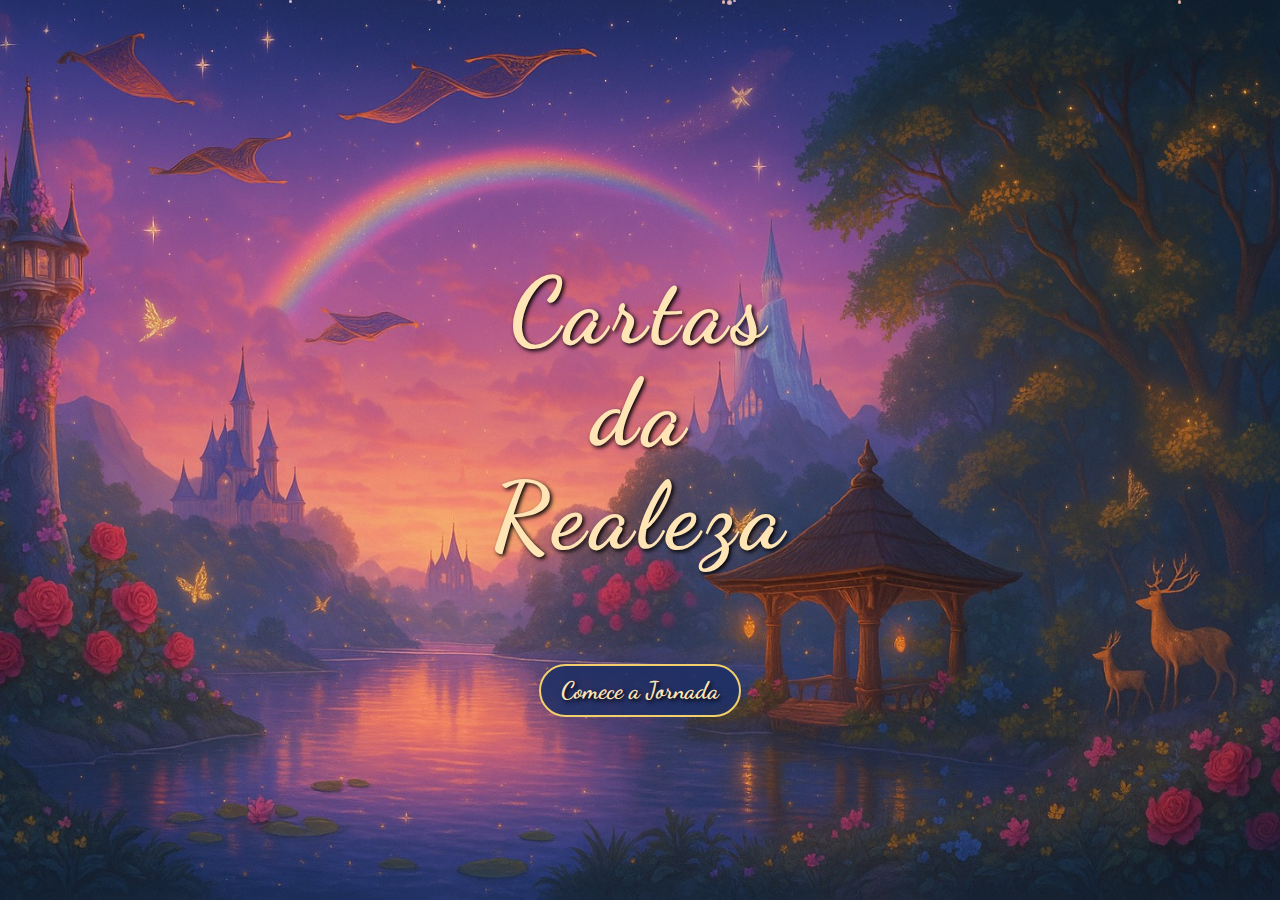
<file: templates/index.html>
<!DOCTYPE html>
<html lang="pt-BR">
<head>
  <meta charset="UTF-8" />
  <meta name="viewport" content="width=device-width, initial-scale=1.0" />
  <title>Cartas da Realeza</title>
  <link rel="stylesheet" href="../static/styles/estilo.css" />
  <link href='https://fonts.googleapis.com/css?family=Satisfy' rel='stylesheet'>
</head>
<body class="pagina-index">
  <div class="container_titulo_index">
    <h2>Cartas<br>da<br>Realeza</h2>
    <div>
      <button class="botao_index" onclick="window.location.href='inicio.html'">Comece a Jornada</button>
    </div>
  </div>

  <div id="glitter-container"></div>

  <script>
    function createGlitter() {
      const glitter = document.createElement("div");
      glitter.classList.add("glitter");
      glitter.style.left = Math.random() * 100 + "vw";
      const size = Math.random() * 4 + 2;
      glitter.style.width = size + "px";
      glitter.style.height = size + "px";
      glitter.style.animationDuration = Math.random() * 3 + 2 + "s";
      document.getElementById("glitter-container").appendChild(glitter);
      setTimeout(() => glitter.remove(), 5000);
    }
    setInterval(createGlitter, 100);
  </script>
</body>
</html>
</file>
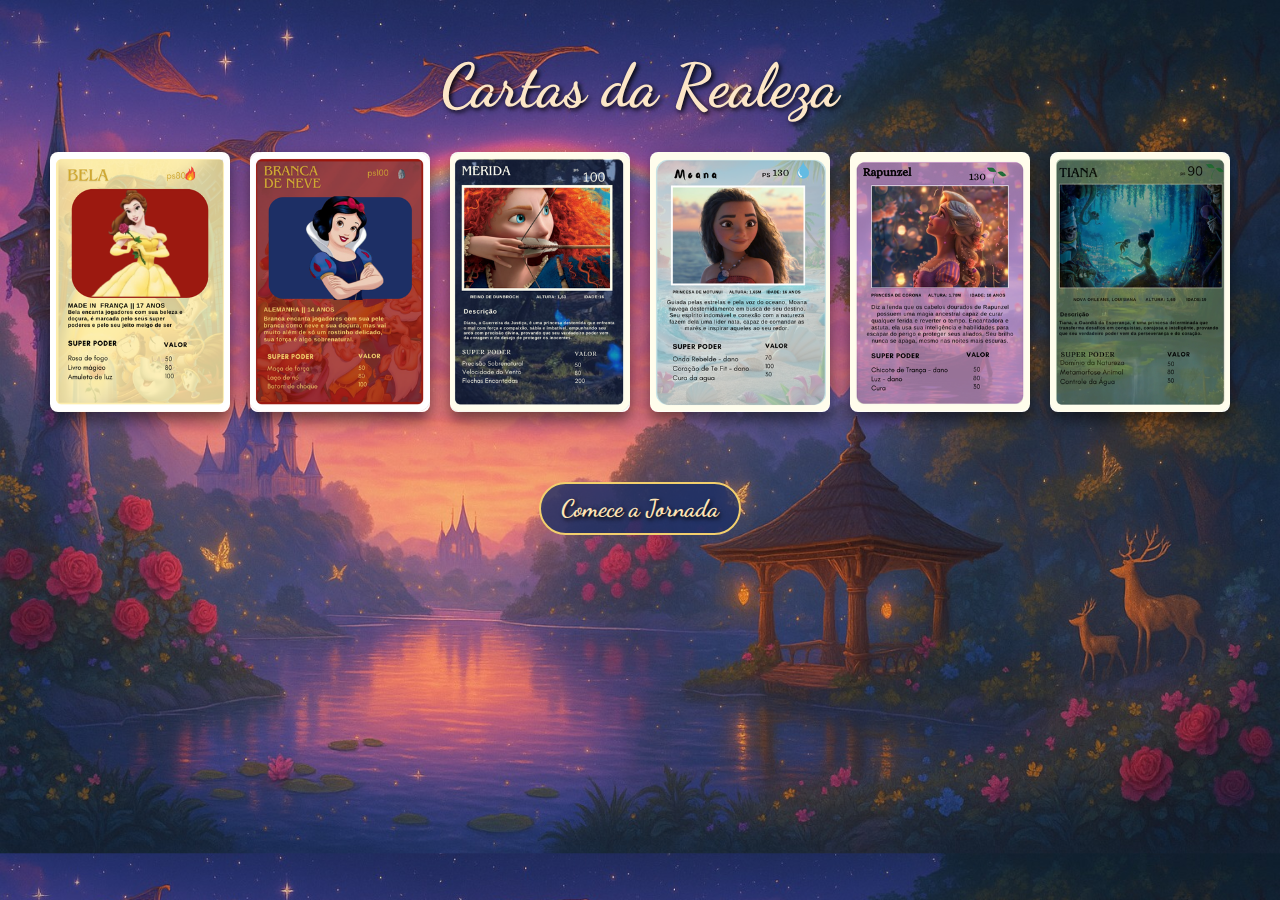
<file: templates/inicio.html>
<!DOCTYPE html>
<html lang="pt-BR">
<head>
  <meta charset="UTF-8" />
  <title>Cartas da Realeza</title>
  <link rel="stylesheet" href="/static/styles/estilo.css">
</head>
<body class="pg-inicio">

  <h1>Cartas da Realeza</h1>

  <div class="cartas">
    <img id="carta1" src="/static/img/cartas/carta6.png" alt="bela">
    <img id="carta2" src="/static/img/cartas/carta4.png" alt="branca de neve">
    <img id="carta3" src="/static/img/cartas/carta3.png" alt="merida">
    <img id="carta4" src="/static/img/cartas/carta5.png" alt="moana">
    <img id="carta5" src="/static/img/cartas/carta2.png" alt="rapunzel">
    <img id="carta6" src="/static/img/cartas/carta1.png" alt="tiana">
</div>
  
<button class="botao_index" onclick="window.location.href='jogo.html'">Comece a Jornada</button>

</body>
</html>
</file>
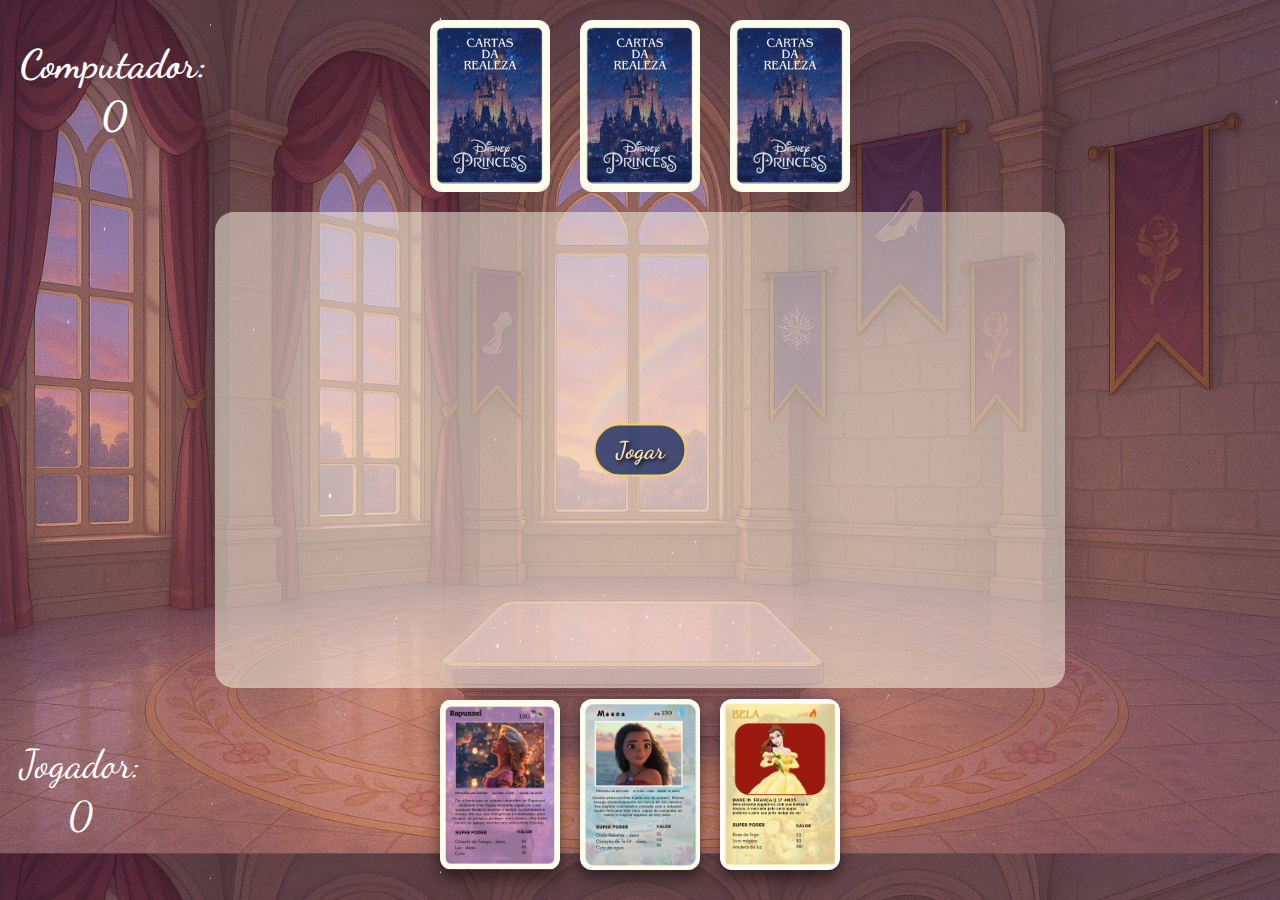
<file: templates/jogo.html>
<!DOCTYPE html>
<html lang="pt-BR">
<head>
  <meta charset="UTF-8">
  <meta name="viewport" content="width=device-width, initial-scale=1.0">
  <title>Jogo de Cartas</title>
  <link rel="stylesheet" href="../static/styles/estilo.css">
</head>
<body class="pg-jogo">
  <div class="computador"></div>

  <div class="area-duelo">
    <div class="carta-duelo carta-jogador"></div>
    <div class="versus">VS</div>
    <div class="carta-duelo carta-computador"></div>
    <div class="resultado-duelo"></div>
  </div>

  <div class="mesa"></div>
  <div class="cartas_jogo"></div>
  <button class="botao_jogo" id="jogar">Jogar</button>
  <p class="ponto_jogador">Jogador: <span id="pontos-jogador">0</span></p>
  <p class="ponto_computador">Computador: <span id="pontos-maquina">0</span></p>
  <script src="../script/script.js"></script>
</body>
</html>
</file>
<file: static/styles/estilo.css>
@import url('https://fonts.googleapis.com/css2?family=Dancing+Script:wght@400..700&display=swap');

body {
    height: 0;
    margin: 0;
}

/* pagina index */
body.pagina-index {
    background-image: url(/static/img/fundo.jpeg);
    background-size: cover;
    background-position: center;
    height: 100vh;
    display: flex;
    flex-direction: column;
    justify-content: center;
    align-items: center;
    margin: 0;
}

/* Título */
.container_titulo_index {
    display: flex;
    justify-content: center;
    align-items: center;
    text-align: center;
    font-family: "Dancing Script", cursive;
    color: #ffe5b6;
    font-size: 62px;
    font-weight: 100;
    letter-spacing: 6px;
    line-height: 1.1;
    flex-direction: column;
    text-shadow: 2px 2px 4px #000;
    padding: 20px;
}

/* Botão */
.botao_index {
    display: inline-block;
    background-color: #1d2f65d0;
    color: #ffe5b6;
    font-size: 1.5rem;
    font-weight: bold;
    padding: 10px 20px;
    border-radius: 50px;
    border: 2px solid #f2cf6d;
    cursor: pointer;
    transition: all 0.3s ease-in-out;
    font-family: "Dancing Script", cursive;
    text-align: center;
    margin-top: 20px;
    text-shadow: 2px 2px 4px #000;
}

.botao_index:hover {
    transform: translateY(-3px);
    box-shadow: 7px 7px 7px #f2cf6d;
}

/* Responsividade */
@media (max-width: 768px) {
    .container_titulo_index {
        font-size: 45px;
        letter-spacing: 3px;
        padding: 15px;
    }

    .botao_index {
        font-size: 1.2rem;
        padding: 8px 16px;
    }
}

@media (max-width: 480px) {
    .container_titulo_index {
        font-size: 32px;
        letter-spacing: 2px;
    }

    .botao_index {
        font-size: 1rem;
        padding: 6px 14px;
    }
}

#glitter-container {
  position: fixed;
  top: 0;
  left: 0;
  width: 100%;
  height: 100%;
  pointer-events: none;
  z-index: 9999;
  overflow: hidden;
}

.glitter {
  position: absolute;
  width: 6px;
  height: 6px;
  background: radial-gradient(circle, #fff, #ffc0cb, #ffd700);
  border-radius: 50%;
  opacity: 0.8;
  animation: fall 4s linear infinite;
}

@keyframes fall {
  0% {
    transform: translateY(-10px) rotate(0deg);
    opacity: 1;
  }
  100% {
    transform: translateY(100vh) rotate(360deg);
    opacity: 0;
  }
}

/* página INICIO.HTML */
body.pg-inicio {
    margin: 0;
    padding: 0;
    background-image: url(/static/img/fundo.jpeg);
    background-size: cover;
    color: #fff;
    text-align: center;
}

h1 {
    font-size: 60px;
    color: #fce6c7;
    margin: 50px 0 30px;
    font-family: "Dancing Script", cursive;
    text-shadow: 2px 2px 5px #000;
}

.cartas {
    display: flex;
    justify-content: center;
    align-items: flex-end;
    gap: 20px;
    flex-wrap: wrap;
    padding: 0 40px;
    margin-bottom: 50px;
}

.cartas img {
    object-fit: cover;
    border-radius: 8px;
    width: 180px;
    height: 260px;
    box-shadow: 0 8px 15px rgba(0, 0, 0, 0.5);
    transition: transform 0.3s ease;
}

.cartas img:hover {
    transform: scale(1.08);
}

a.btn {
    display: inline-block;
    padding: 15px 40px;
    font-size: 22px;
    font-weight: bold;
    background-color: #1e2b64;
    color: #fff;
    text-decoration: none;
    border: 2px solid #e8c886;
    border-radius: 50px;
    box-shadow: 0 5px 15px rgba(0, 0, 0, 0.3);
    transition: background-color 0.3s ease, transform 0.2s ease;
    margin-bottom: 40px;
}

a.btn:hover {
    background-color: #2f3b8a;
    transform: translateY(-3px);
}

body.pg-jogo {
    margin: 0;
    padding: 0;
    background-image: url(/static/img/salao.png);
    background-size: cover;
    color: #fff;
    text-align: center;
}

.mesa {
  width: 850px;
  height: 476px;
  background: #fffdec;
  border-radius: 19px;
  opacity: 0.5;
  position: absolute;
  top: 50%;
  left: 50%;
  transform: translate(-50%, -50%);
  z-index: 0;
}

.area-duelo {
  display: flex;
  justify-content: center;
  align-items: center;
  position: absolute;
  top: 50%;
  left: 50%;
  transform: translate(-50%, -50%);
  z-index: 20;
  width: 80%;
  max-width: 600px;
  height: 300px;
  opacity: 0;
  visibility: hidden;
  transition: all 0.5s ease;
}

.area-duelo.ativo {
  opacity: 1;
  visibility: visible;
}

.carta-duelo {
  width: 160px;
  height: 230px;
  border-radius: 12px;
  box-shadow: 0 10px 25px rgba(0, 0, 0, 0.7);
  transition: all 0.5s ease;
  transform: scale(0);
  background-size: cover;
  background-position: center;
}

.area-duelo.ativo .carta-duelo {
  transform: scale(1);

}

.carta-jogador {
  transform-origin: right center;
  margin-right: 20px;
}

.carta-computador {
  transform-origin: left center;
  margin-left: 20px;
}

.versus {
  font-family: "Dancing Script", cursive;
  font-size: 48px;
  color: #f2cf6d;
  text-shadow: 2px 2px 4px #000;
  margin: 0 15px;
  transform: scale(0);
  transition: all 0.5s ease 0.2s;
}

.area-duelo.ativo .versus {
  transform: scale(1);
}

.resultado-duelo {
  position: absolute;
  bottom:270px;
  left: 0;
  right: 0;
  text-align: center;
  font-family: "Dancing Script", cursive;
  font-size: 36px;
  color: #f2cf6d;
  text-shadow: 2px 2px 4px #000;
  opacity: 0;
  transform: translateY(-20px);
  transition: all 0.5s ease 0.4s;
}

.area-duelo.ativo .resultado-duelo {
  opacity: 1;
  transform: translateY(0);
}

.cartas_jogo {
  display: flex;
  gap: 20px;
  position: fixed;
  bottom: 30px;
  left: 50%;
  transform: translateX(-50%);
  justify-content: center;
  z-index: 10;
}

.cartas_jogo img {
  width: 120px;
  height: auto;
  z-index: 1;
  border-radius: 12px;
  box-shadow: 0 8px 15px rgba(0, 0, 0, 0.5);
  transition: transform 0.3s ease;
  cursor: pointer;
  object-fit: contain;
}

.cartas_jogo img:hover {
  transform: scale(1.08);
}

.cartas_jogo img.selecionada {
  transform: translateY(-20px) scale(1.08);
  box-shadow: 0 12px 20px rgba(242, 207, 109, 0.7);
  border: 2px solid #f2cf6d;
}

.computador {
  display: flex;
  justify-content: center;
  gap: 30px;
  position: relative;
  z-index: 1;
  width: fit-content;
  margin: 0 auto;
  height: auto;
  margin-top: 20px;
}

.computador img {
  width: 120px;
  height: auto;
  border-radius: 12px;
}

.ponto_computador {
  text-align: start;
  font-weight: bold;
  position: absolute;
  top: 0;
  left: 0;
  font-family: "Dancing Script", cursive;
  font-size: 40px;
  margin-left: 20px;
}

.ponto_jogador {
  text-align: start;
  position: absolute;
  bottom: 20px;
  left: 0;
  font-family: "Dancing Script", cursive;
  font-size: 40px;
  margin-left: 20px;
}

.ponto_jogador span,
.ponto_computador span {
  display: block;
  margin: 4px auto 0;
  text-align: center;
  width: fit-content;
}

.botao_jogo {
  background-color: #1d2f65d0;
  color: #ffe5b6;
  font-size: 1.5rem;
  font-weight: bold;
  padding: 10px 20px;
  border-radius: 50px;
  border: 2px solid #f2cf6d;
  cursor: pointer;
  transition: all 0.3s ease-in-out;
  font-family: "Dancing Script", cursive;
  text-align: center;
  justify-content: center;
  align-items: center;
  text-shadow: 2px 2px 4px #000;
  position: relative;
  z-index: 1;
  position: fixed;
  top: 50%;
  left: 50%;
  transform: translate(-50%, -50%);
}
</file>
